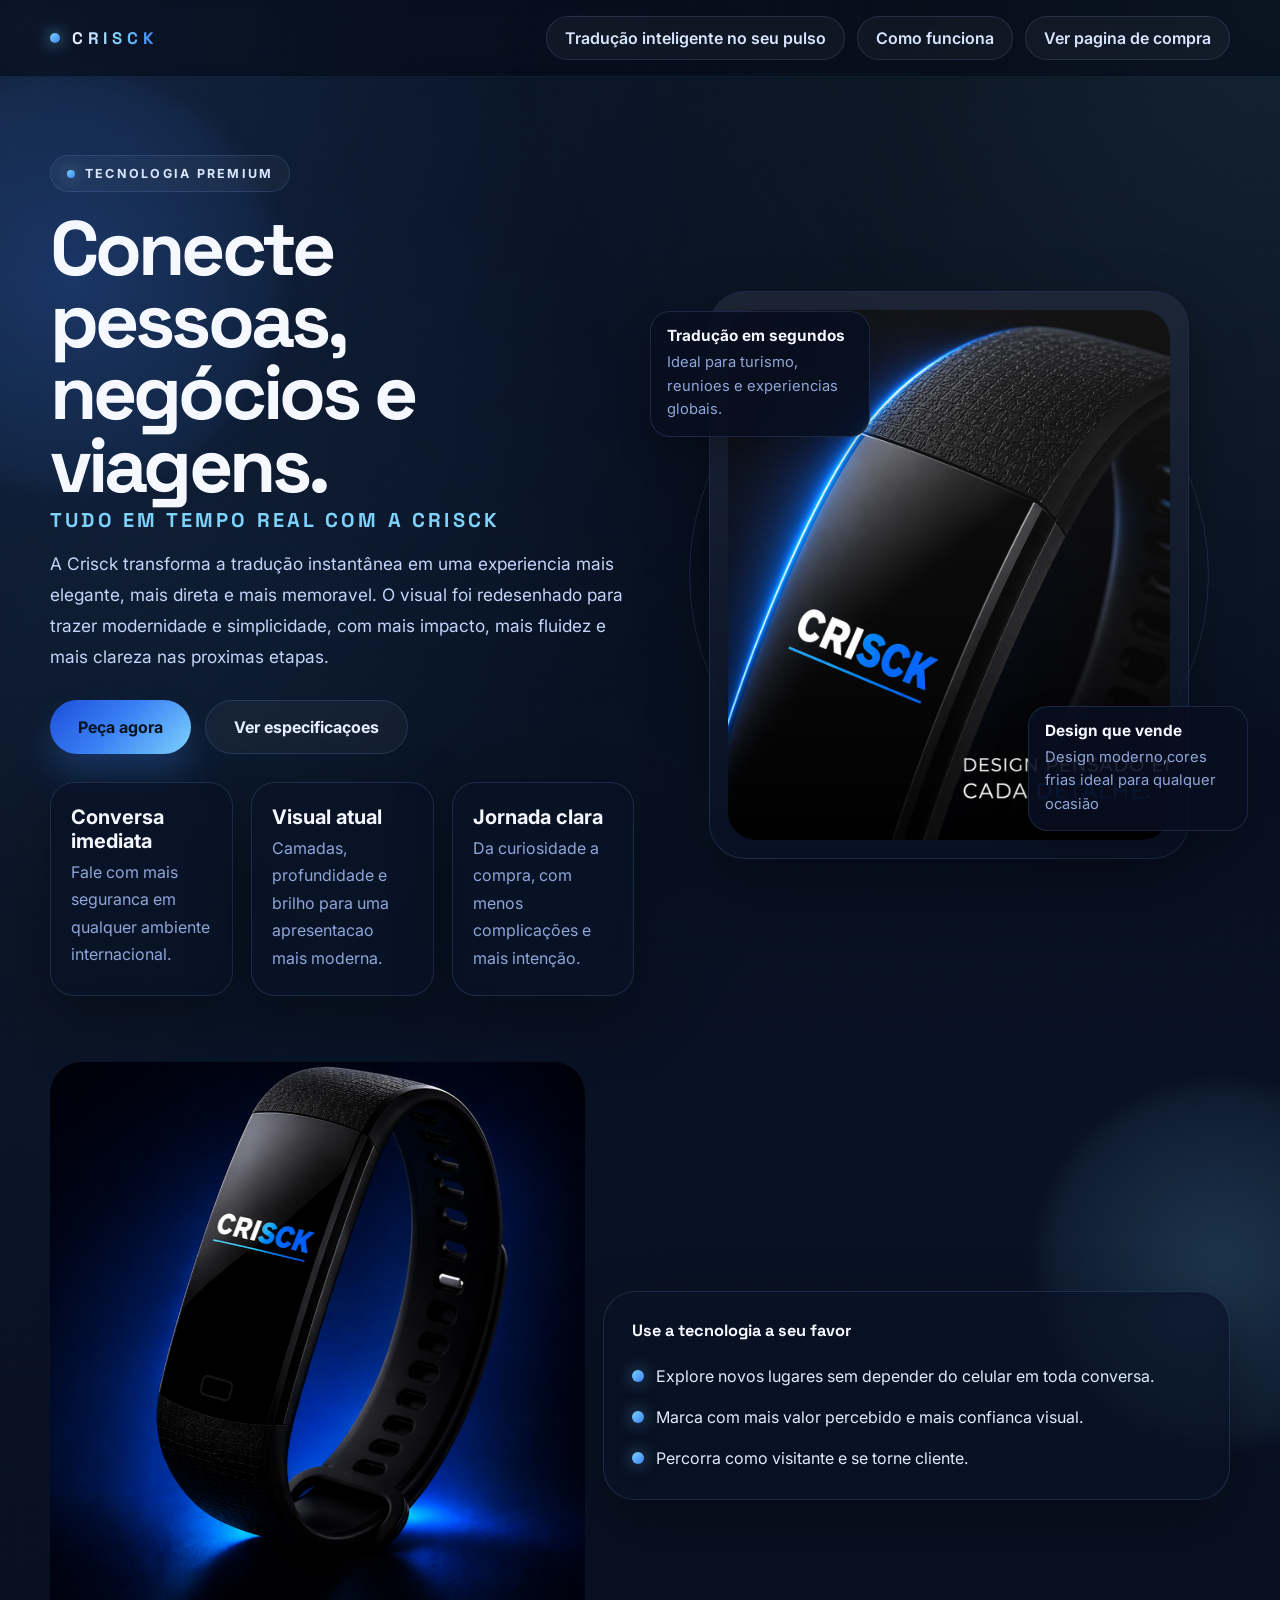
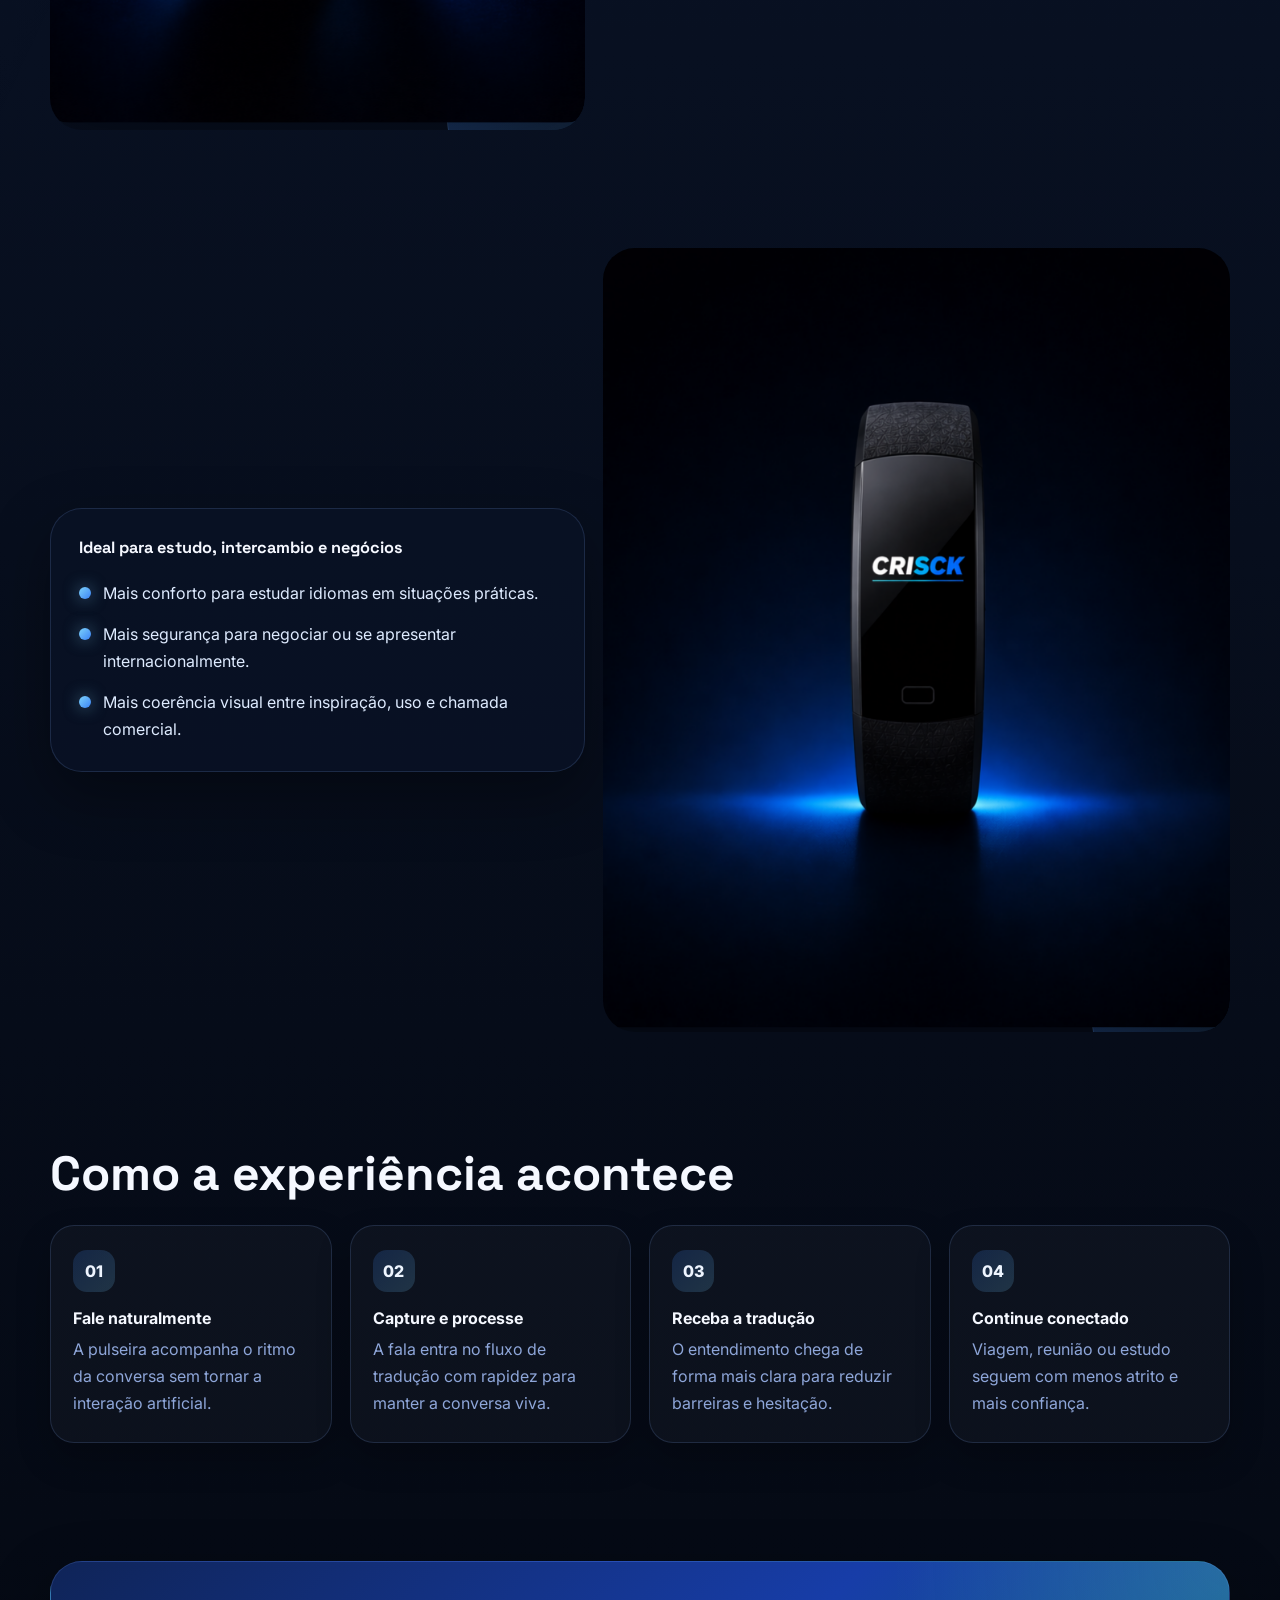
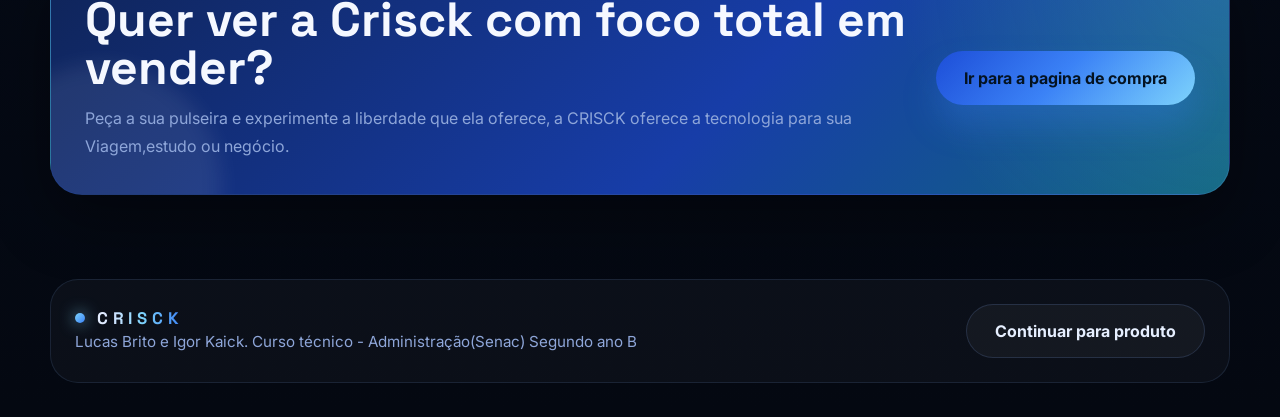
<file: index.html>
<!DOCTYPE html>
<html lang="pt-BR">
<head>
  <meta charset="UTF-8">
  <meta name="viewport" content="width=device-width, initial-scale=1.0">
  <title>Crisck | Tecnologia que traduz o mundo</title>
  <meta name="description" content="Crisck apresenta uma pulseira inteligente com traducao em tempo real em uma experiencia visual moderna e premium.">
  <link rel="icon" type="image/svg+xml" href="favicon.svg">
  <link rel="preconnect" href="https://fonts.googleapis.com">
  <link rel="preconnect" href="https://fonts.gstatic.com" crossorigin>
  <link href="https://fonts.googleapis.com/css2?family=Inter:wght@400;500;600;700;800&family=Space+Grotesk:wght@500;700&display=swap" rel="stylesheet">
  <link rel="stylesheet" href="style.css">
</head>
<body>
  <div class="progress-bar"></div>

  <div class="site-shell">
    <header class="topbar">
      <div class="topbar-inner">
        <a href="index.html" class="brand">CRISCK</a>
        <div class="nav-meta">
          <span class="nav-pill label-only"> Tradução  inteligente no seu pulso</span>
          <a href="#como-funciona" class="nav-pill">Como funciona</a>
          <a href="produto.html" class="nav-pill" data-page-link>Ver pagina de compra</a>
        </div>
      </div>
    </header>

    <main>
      <section class="hero">
        <div class="container">
          <div class="hero-grid">
            <div class="hero-copy reveal">
              <span class="eyebrow">Tecnologia premium</span>
              <h1>Conecte pessoas, negócios e viagens.
                <span class="hero-accent">Tudo em tempo real com a Crisck</span>
              </h1>
              <p>A Crisck transforma a tradução instantânea em uma experiencia mais elegante, mais direta e mais memoravel. O visual foi redesenhado para trazer modernidade e simplicidade, com mais impacto, mais fluidez e mais clareza nas proximas etapas.</p>

              <div class="hero-actions">
                <a href="produto.html" class="btn btn-primary" data-page-link>Peça agora </a>
                <a href="#destaques" class="btn btn-secondary">Ver especificaçoes</a>
              </div>

              <div class="hero-metrics">
                <article class="metric-card" data-tilt>
                  <strong>Conversa imediata</strong>
                  <span>Fale com mais seguranca em qualquer ambiente internacional.</span>
                </article>
                <article class="metric-card" data-tilt>
                  <strong>Visual atual</strong>
                  <span>Camadas, profundidade e brilho para uma apresentacao mais moderna.</span>
                </article>
                <article class="metric-card" data-tilt>
                  <strong>Jornada clara</strong>
                  <span>Da curiosidade a compra, com menos complicações e mais intenção.</span>
                </article>
              </div>
            </div>

            <div class="hero-visual reveal">
              <div class="hero-orbit"></div>
              <div class="image-stack image-stack-hero" data-tilt>
                <img class="primary-shot primary-shot-hero" src="ChatGPT Image 21 de abr. de 2026, 20_36_54.png" alt="Pulseira Crisck em destaque com visual futurista.">
              </div>
              <div class="floating-card top">
                <strong>Tradução em segundos</strong>
                <span>Ideal para turismo, reunioes e experiencias globais.</span>
              </div>
              <div class="floating-card bottom">
                <strong>Design que vende</strong>
                <span>Design moderno,cores frias ideal para qualquer ocasião</span>
              </div>
            </div>
          </div>
        </div>
      </section>

      <section class="section">
        <div class="container">
          <div class="story-grid">
            <div class="story-visual reveal" data-parallax>
              <img src="ChatGPT Image 21 de abr. de 2026, 21_09_41.png" alt="Pessoa usando a tecnologia Crisck em contexto urbano.">
            </div>
            <article class="story-card reveal" data-tilt>
              <h3>Use a tecnologia a seu favor</h3>
              
              <div class="story-points">
                <div class="story-point">Explore novos lugares sem depender do celular em toda conversa.</div>
                <div class="story-point">Marca com mais valor percebido e mais confianca visual.</div>
                <div class="story-point">Percorra como visitante e se torne cliente.</div>
              </div>
            </article>
          </div>
        </div>
      </section>

      <section class="section">
        <div class="container">
          <div class="story-grid">
            <article class="story-card reveal" data-tilt>
              <h3>Ideal para estudo, intercambio e negócios</h3>
             
              <div class="story-points">
                <div class="story-point">Mais conforto para estudar idiomas em situações práticas.</div>
                <div class="story-point">Mais segurança para negociar ou se apresentar internacionalmente.</div>
                <div class="story-point">Mais coerência visual entre inspiração, uso e chamada comercial.</div>
              </div>
            </article>
            <div class="story-visual reveal" data-parallax>
              <img src="ChatGPT Image 21 de abr. de 2026, 21_08_39.png" alt="Aplicacao da Crisck para estudos e intercambio.">
            </div>
          </div>
        </div>
      </section>

      <section class="section" id="como-funciona">
        <div class="container">
          <div class="section-title reveal">
            <h2>Como a experiência acontece</h2>
            
          </div>

          <div class="steps-grid">
            <article class="step-card reveal" data-tilt>
              <span>01</span>
              <strong>Fale naturalmente</strong>
              <p>A pulseira acompanha o ritmo da conversa sem tornar a interação artificial.</p>
            </article>
            <article class="step-card reveal" data-tilt>
              <span>02</span>
              <strong>Capture e processe</strong>
              <p>A fala entra no fluxo de tradução com rapidez para manter a conversa viva.</p>
            </article>
            <article class="step-card reveal" data-tilt>
              <span>03</span>
              <strong>Receba a tradução </strong>
              <p>O entendimento chega de forma mais clara para reduzir barreiras e hesitação.</p>
            </article>
            <article class="step-card reveal" data-tilt>
              <span>04</span>
              <strong>Continue conectado</strong>
              <p>Viagem, reunião ou estudo seguem com menos atrito e mais confiança.</p>
            </article>
          </div>
        </div>
      </section>

      <section class="section">
        <div class="container">
          <div class="cta-banner reveal">
            <div class="cta-banner-content">
              <div>
                <h2>Quer ver a Crisck com foco total em vender?</h2>
                <p>Peça a sua pulseira e experimente a liberdade que ela oferece, a CRISCK oferece a tecnologia para sua Viagem,estudo ou negócio.</p>
              </div>
              <a href="produto.html" class="btn btn-primary" data-page-link>Ir para a pagina de compra</a>
            </div>
          </div>
        </div>
      </section>
    </main>

    <footer class="footer">
      <div class="container">
        <div class="footer-card reveal">
          <div class="footer-grid">
            <div>
              <div class="brand">CRISCK</div>
              <p class="footer-note">Lucas Brito e Igor Kaick. 
                Curso técnico - Administração(Senac)
                Segundo ano B
              </p>
            </div>
            <a href="produto.html" class="btn btn-secondary" data-page-link>Continuar para produto</a>
          </div>
        </div>
      </div>
    </footer>
  </div>

  <script src="script.js"></script>
</body>
</html>
</file>
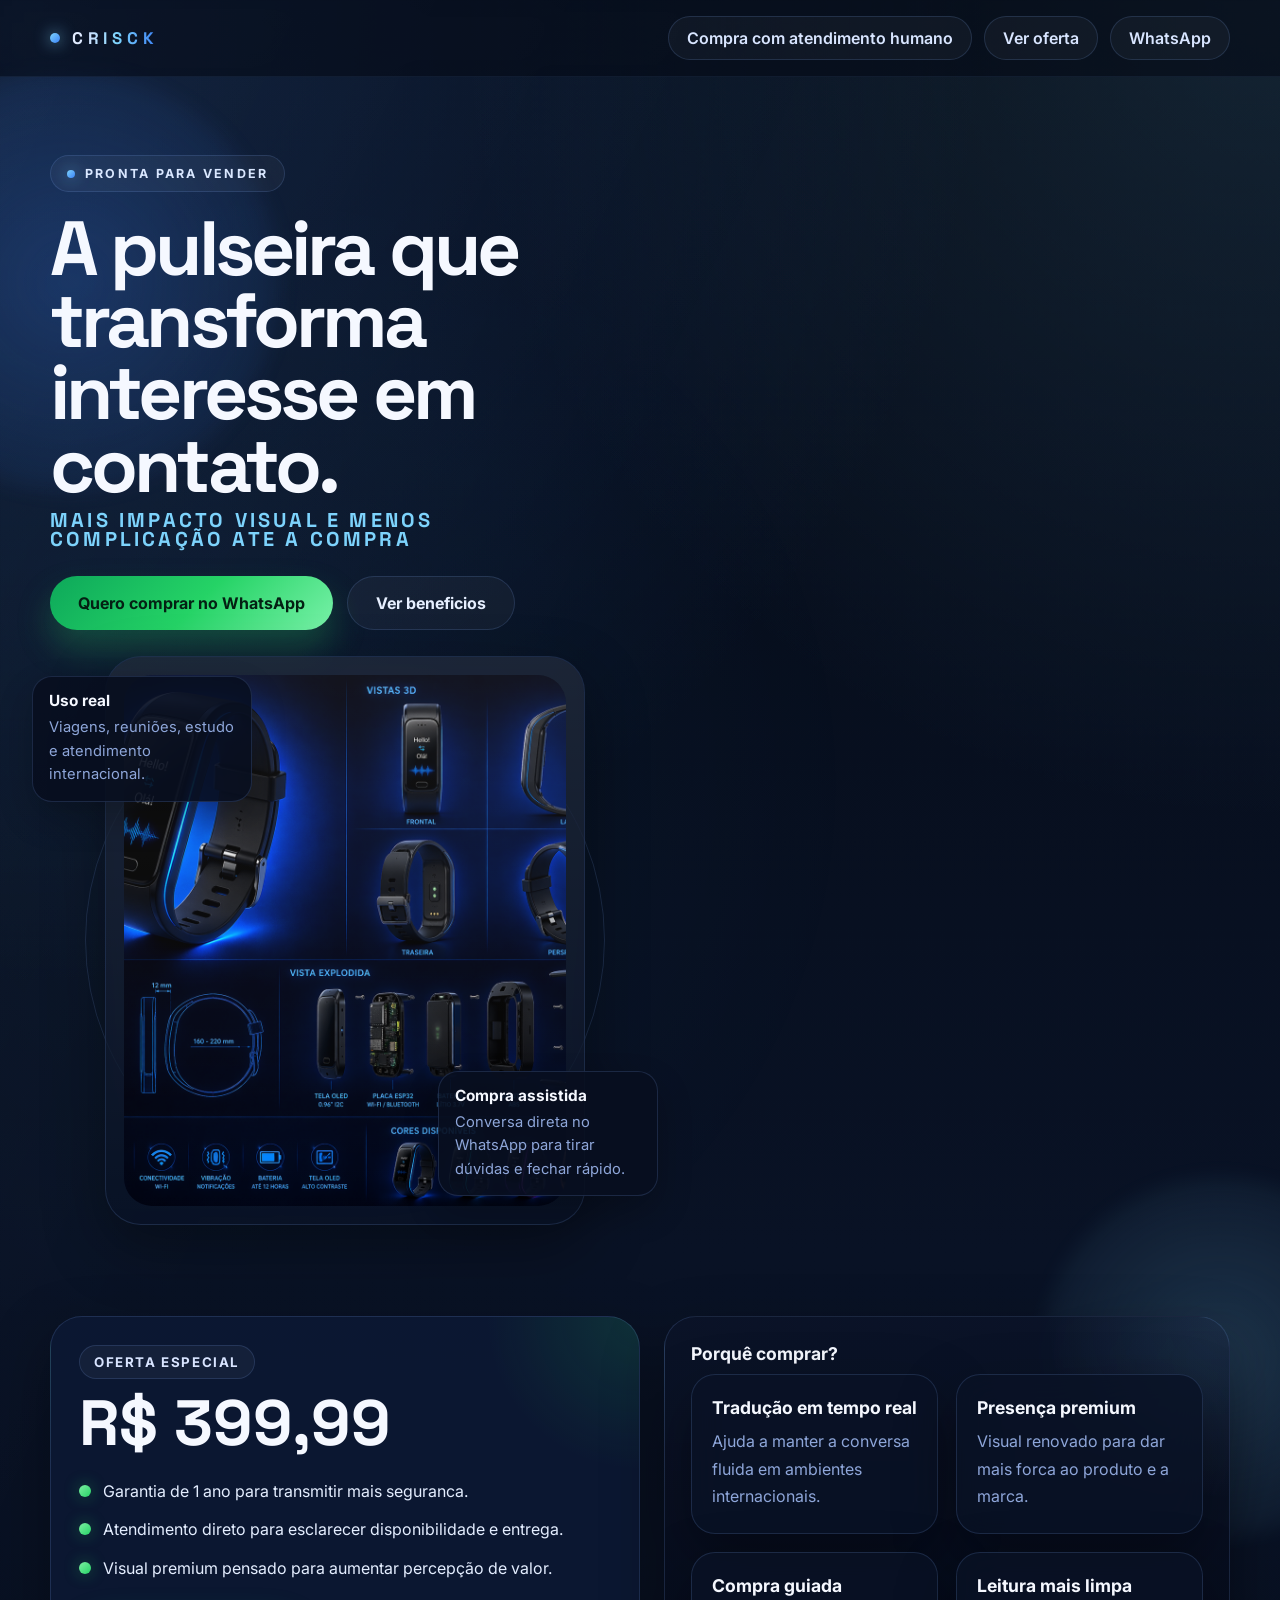
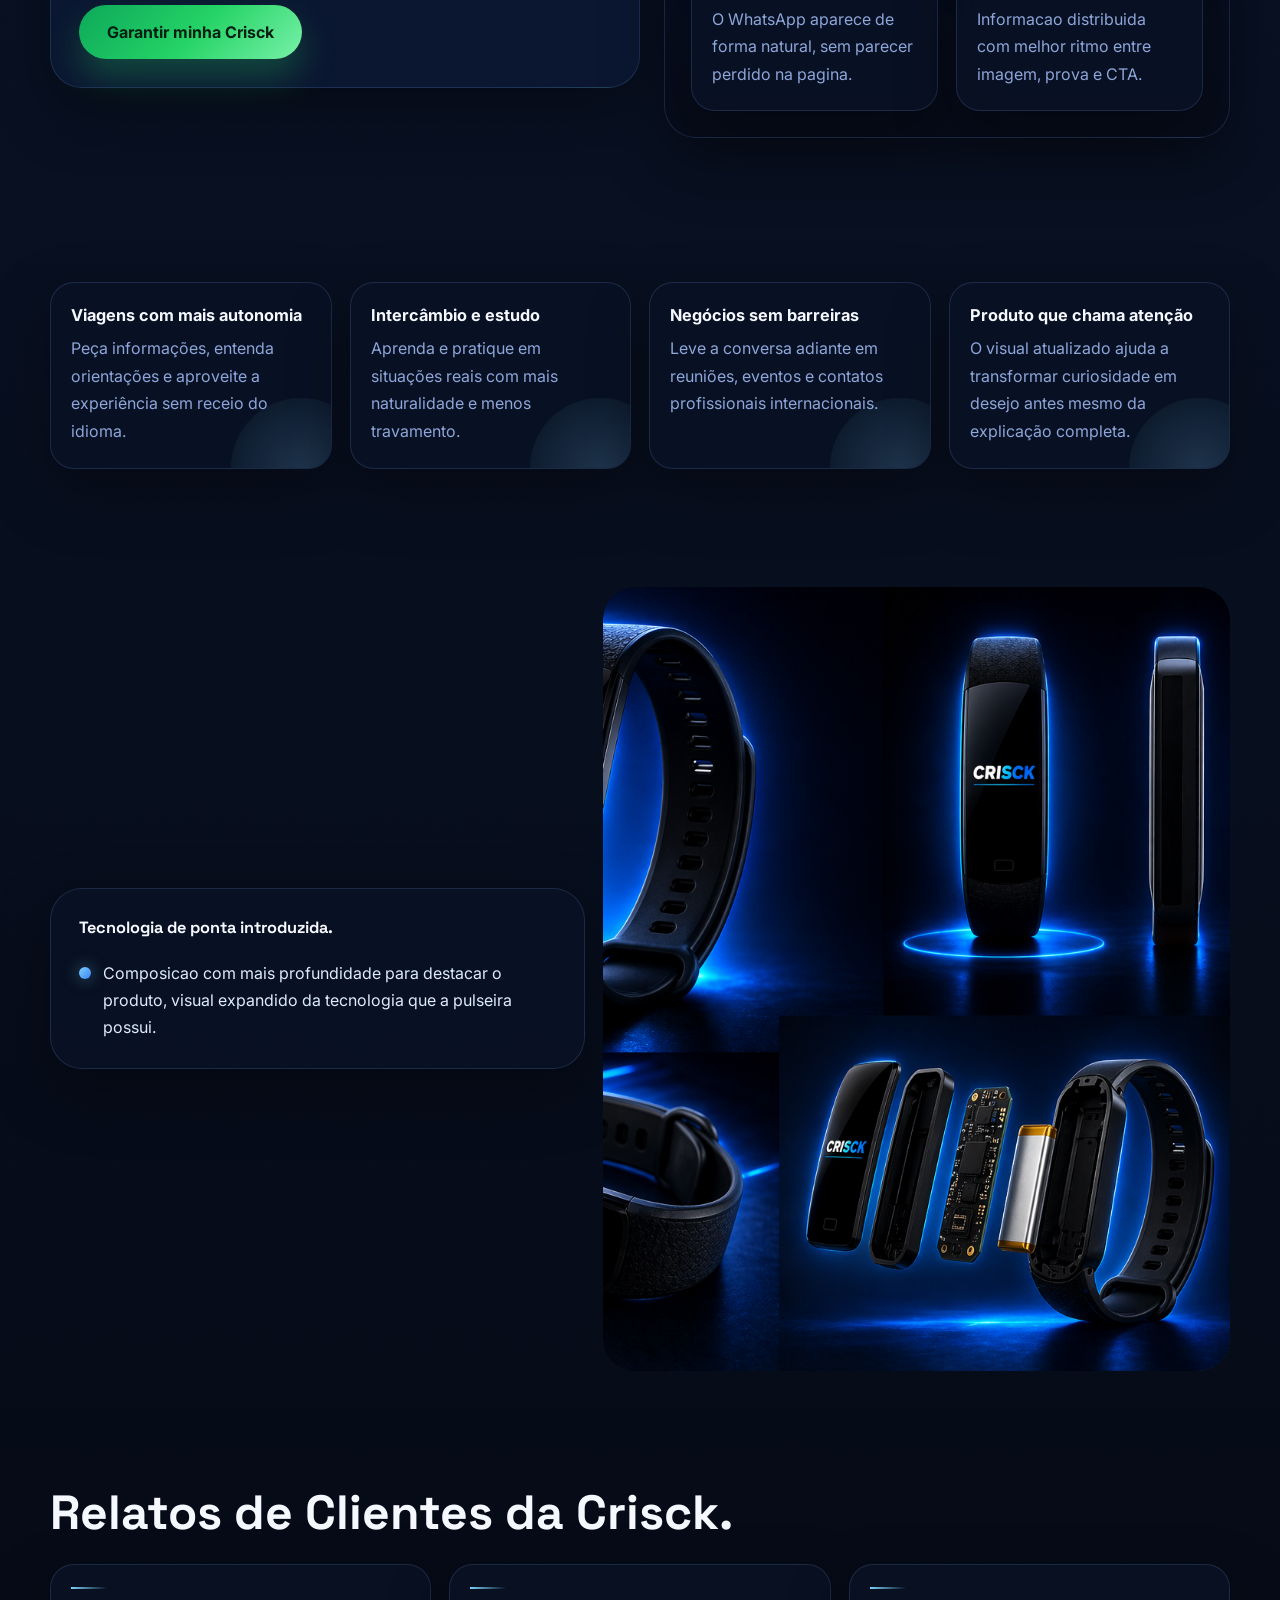
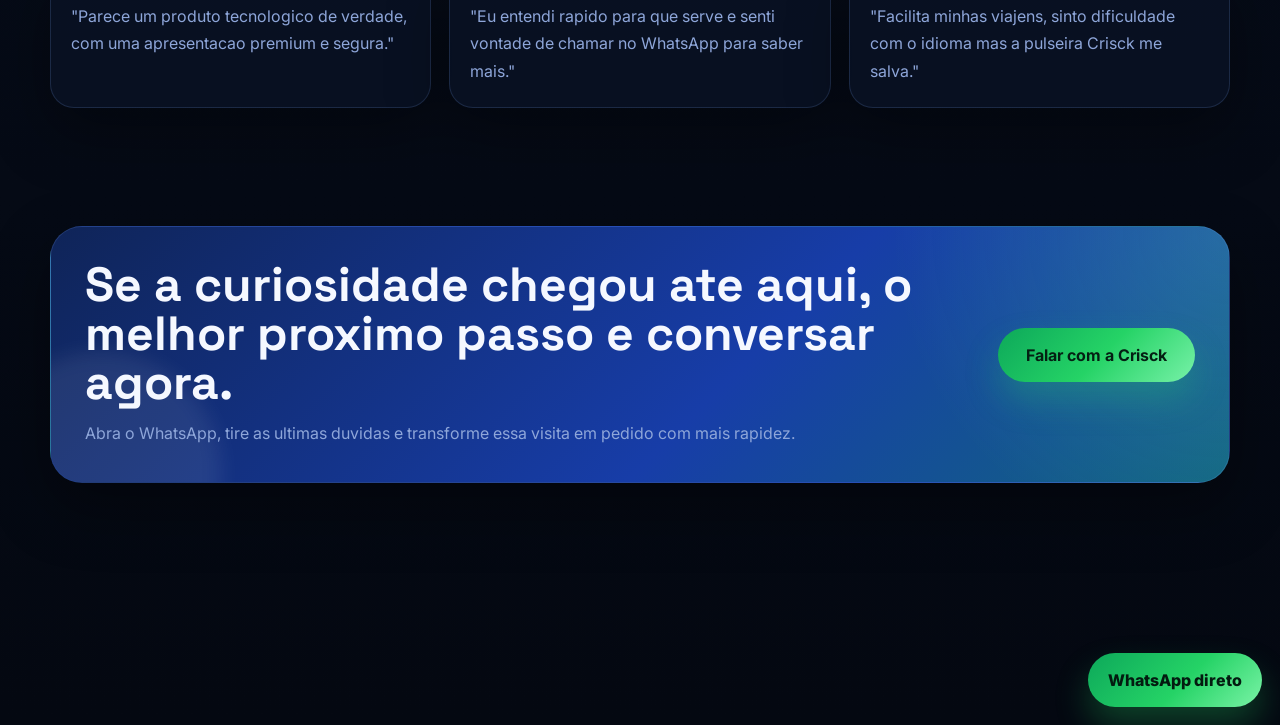
<file: produto.html>
<!DOCTYPE html>
<html lang="pt-BR">
<head>
  <meta charset="UTF-8">
  <meta name="viewport" content="width=device-width, initial-scale=1.0">
  <title>Crisck | Pagina de compra</title>
  <meta name="description" content="Pagina de produto da Crisck com visual premium, beneficios claros e caminho direto para o WhatsApp.">
  <link rel="icon" type="image/svg+xml" href="favicon.svg">
  <link rel="preconnect" href="https://fonts.googleapis.com">
  <link rel="preconnect" href="https://fonts.gstatic.com" crossorigin>
  <link href="https://fonts.googleapis.com/css2?family=Inter:wght@400;500;600;700;800&family=Space+Grotesk:wght@500;700&display=swap" rel="stylesheet">
  <link rel="stylesheet" href="style.css">
</head>
<body>
  <div class="progress-bar"></div>

  <div class="site-shell">
    <header class="topbar">
      <div class="topbar-inner">
        <a href="index.html" class="brand" data-page-link>CRISCK</a>
        <div class="nav-meta">
          <span class="nav-pill label-only">Compra com atendimento humano</span>
          <a href="#oferta" class="nav-pill">Ver oferta</a>
          <a href="https://wa.me/5587991770741?text=Ola%2C%20quero%20comprar%20a%20pulseira%20Crisck." class="nav-pill" target="_blank" rel="noopener noreferrer">WhatsApp</a>
        </div>
      </div>
    </header>

    <main>
      <section class="hero">
        <div class="container">
          <div class="product-layout">
            <div class="hero-copy reveal">
              <span class="eyebrow">Pronta para vender</span>
              <h1>A pulseira que transforma interesse em contato.
                <span class="hero-accent">Mais impacto visual e menos complicação ate a compra</span>
              </h1>
              

              <div class="hero-actions">
                <a href="https://wa.me/5587991770741?text=Ola%2C%20quero%20comprar%20a%20pulseira%20Crisck." class="btn btn-whatsapp" target="_blank" rel="noopener noreferrer">Quero comprar no WhatsApp</a>
                <a href="#beneficios" class="btn btn-secondary">Ver beneficios</a>
              </div>

              

            <div class="hero-visual reveal">
              <div class="hero-orbit"></div>
              <div class="image-stack image-stack-hero" data-tilt>
                <img class="primary-shot primary-shot-hero" src="ChatGPT Image 22 de abr. de 2026, 19_47_18.png" alt="Visual principal da pulseira Crisck em destaque.">
              </div>
              <div class="floating-card top">
                <strong>Uso real</strong>
                <span>Viagens, reuniões, estudo e atendimento internacional.</span>
              </div>
              <div class="floating-card bottom">
                <strong>Compra assistida</strong>
                <span>Conversa direta no WhatsApp para tirar dúvidas e fechar rápido.</span>
              </div>
            </div>
          </div>
        </div>
      </section>

      <section class="section" id="oferta">
        <div class="container">
          <div class="product-layout">
            <article class="price-card reveal" data-tilt>
              <small>Oferta especial</small>
              <strong>R$ 399,99</strong>
              

              <ul class="price-list">
                <li>Garantia de 1 ano para transmitir mais seguranca.</li>
                <li>Atendimento direto para esclarecer disponibilidade e entrega.</li>
                <li>Visual premium pensado para aumentar percepção de valor.</li>
              </ul>

              <a href="https://wa.me/5587991770741?text=Ola%2C%20quero%20comprar%20a%20pulseira%20Crisck." class="btn btn-whatsapp" target="_blank" rel="noopener noreferrer">Garantir minha Crisck</a>
            </article>

            <div class="contact-panel reveal">
              <strong>Porquê comprar?</strong>
              <div class="spec-grid">
                <article class="spec-card" data-tilt>
                  <strong>Tradução em tempo real</strong>
                  <p>Ajuda a manter a conversa fluida em ambientes internacionais.</p>
                </article>
                <article class="spec-card" data-tilt>
                  <strong>Presença premium</strong>
                  <p>Visual renovado para dar mais forca ao produto e a marca.</p>
                </article>
                <article class="spec-card" data-tilt>
                  <strong>Compra guiada</strong>
                  <p>O WhatsApp aparece de forma natural, sem parecer perdido na pagina.</p>
                </article>
                <article class="spec-card" data-tilt>
                  <strong>Leitura mais limpa</strong>
                  <p>Informacao distribuida com melhor ritmo entre imagem, prova e CTA.</p>
                </article>
              </div>
            </div>
          </div>
        </div>
      </section>

      <section class="section" id="beneficios">
        <div class="container">
          <div class="section-title reveal">
           
          </div>

          <div class="feature-grid">
            <article class="feature-card reveal" data-tilt>
              <strong>Viagens com mais autonomia</strong>
              <p>Peça informações, entenda orientações e aproveite a experiência sem receio do idioma.</p>
            </article>
            <article class="feature-card reveal" data-tilt>
              <strong>Intercâmbio e estudo</strong>
              <p>Aprenda e pratique em situações reais com mais naturalidade e menos travamento.</p>
            </article>
            <article class="feature-card reveal" data-tilt>
              <strong>Negócios sem barreiras</strong>
              <p>Leve a conversa adiante em reuniões, eventos e contatos profissionais internacionais.</p>
            </article>
            <article class="feature-card reveal" data-tilt>
              <strong>Produto que chama atenção</strong>
              <p>O visual atualizado ajuda a transformar curiosidade em desejo antes mesmo da explicação completa.</p>
            </article>
          </div>
        </div>
      </section>

      <section class="section">
        <div class="container">
          <div class="story-grid">
            <article class="story-card reveal" data-tilt>
              <h3>Tecnologia de ponta introduzida.</h3>
              
              <div class="story-points">
                <div class="story-point">Composicao com mais profundidade para destacar o produto, visual expandido da tecnologia que a pulseira possui.</div>
              
              </div>
            </article>
            <div class="story-visual reveal">
              <img src="ChatGPT Image 22 de abr. de 2026, 19_18_14.png" alt="Imagem promocional da pulseira Crisck em uso.">
            </div>
          </div>
        </div>
      </section>

      <section class="section">
        <div class="container">
          <div class="section-title reveal">
            <h2>Relatos de Clientes da Crisck.</h2>
            
          </div>

          <div class="testimonials">
            <article class="quote-card reveal" data-tilt>
              <p>"Parece um produto tecnologico de verdade, com uma apresentacao premium e segura."</p>
            </article>
            <article class="quote-card reveal" data-tilt>
              <p>"Eu entendi rapido para que serve e senti vontade de chamar no WhatsApp para saber mais."</p>
            </article>
            <article class="quote-card reveal" data-tilt>
              <p>"Facilita minhas viajens, sinto dificuldade com o idioma mas a pulseira Crisck me salva."</p>
            </article>
          </div>
        </div>
      </section>

      

      <section class="section">
        <div class="container">
          <div class="cta-banner reveal">
            <div class="cta-banner-content">
              <div>
                <h2>Se a curiosidade chegou ate aqui, o melhor proximo passo e conversar agora.</h2>
                <p>Abra o WhatsApp, tire as ultimas duvidas e transforme essa visita em pedido com mais rapidez.</p>
              </div>
              <a href="https://wa.me/5587991770741?text=Ola%2C%20quero%20comprar%20a%20pulseira%20Crisck." class="btn btn-whatsapp" target="_blank" rel="noopener noreferrer">Falar com a Crisck</a>
            </div>
          </div>
        </div>
      </section>
    </main>

    <footer class="footer">
      <div class="container">
        <div class="footer-card reveal">
          <div class="footer-grid">
            <div>
              <div class="brand">CRISCK</div>
              <p class="footer-note">Pagina de compra remodelada com imagem melhor distribuida, secoes finais reorganizadas e um caminho mais moderno ate o contato.</p>
            </div>
            <a href="index.html" class="btn btn-secondary" data-page-link>Voltar para a home</a>
          </div>
        </div>
      </div>
    </footer>
  </div>

  <a href="https://wa.me/5587991770741?text=Ola%2C%20quero%20comprar%20a%20pulseira%20Crisck." class="floating-whatsapp" target="_blank" rel="noopener noreferrer">WhatsApp direto</a>

  <script src="script.js"></script>
</body>
</html>
</file>
<file: style.css>
:root{
  --bg:#07111f;
  --bg-soft:#0d1930;
  --surface:rgba(10, 18, 38, 0.78);
  --surface-strong:rgba(12, 24, 52, 0.92);
  --surface-light:rgba(255,255,255,0.04);
  --line:rgba(134,176,255,0.16);
  --line-strong:rgba(134,176,255,0.3);
  --text:#f5f8ff;
  --muted:#c5d4fb;
  --muted-strong:#8ea6d9;
  --brand:#3b82f6;
  --brand-2:#7dd3fc;
  --brand-3:#38bdf8;
  --accent:#8b5cf6;
  --success:#25d366;
  --shadow:0 24px 60px rgba(0,0,0,0.35);
  --shadow-soft:0 16px 34px rgba(0,0,0,0.22);
  --radius-xl:32px;
  --radius-lg:24px;
  --radius-md:18px;
  --page-width:min(1180px, calc(100% - 32px));
}

*{
  box-sizing:border-box;
  margin:0;
  padding:0;
}

html{
  scroll-behavior:smooth;
}

body{
  font-family:'Inter',sans-serif;
  color:var(--text);
  background:
    radial-gradient(circle at top left, rgba(59,130,246,0.18), transparent 24%),
    radial-gradient(circle at top right, rgba(125,211,252,0.12), transparent 20%),
    linear-gradient(180deg, #050b16 0%, #091225 32%, #040811 100%);
  overflow-x:hidden;
  opacity:0;
  transform:translateY(20px) scale(0.985);
  filter:blur(16px);
  transition:opacity .7s ease, transform .7s ease, filter .7s ease;
}

body.is-ready{
  opacity:1;
  transform:translateY(0) scale(1);
  filter:blur(0);
}

body.is-leaving{
  opacity:0;
  transform:translateY(-18px) scale(1.01);
  filter:blur(12px);
}

body::before{
  content:"";
  position:fixed;
  inset:0;
  pointer-events:none;
  background:
    linear-gradient(115deg, rgba(255,255,255,0.05), transparent 28%),
    radial-gradient(circle at 20% 20%, rgba(56,189,248,0.08), transparent 18%);
  mix-blend-mode:screen;
  opacity:.45;
}

img{
  display:block;
  width:100%;
  max-width:100%;
  height:auto;
}

a{
  color:inherit;
}

.container{
  width:var(--page-width);
  margin:0 auto;
}

.site-shell{
  position:relative;
  isolation:isolate;
}

.site-shell::before,
.site-shell::after{
  content:"";
  position:fixed;
  border-radius:50%;
  filter:blur(10px);
  pointer-events:none;
  z-index:-1;
}

.site-shell::before{
  width:420px;
  height:420px;
  top:72px;
  left:-140px;
  background:radial-gradient(circle, rgba(59,130,246,0.24), rgba(59,130,246,0));
}

.site-shell::after{
  width:360px;
  height:360px;
  right:-120px;
  top:30%;
  background:radial-gradient(circle, rgba(125,211,252,0.18), rgba(125,211,252,0));
}

.progress-bar{
  position:fixed;
  top:0;
  left:0;
  height:3px;
  width:var(--scroll-progress, 0%);
  background:linear-gradient(90deg, var(--brand-2), var(--brand), var(--accent));
  z-index:200;
  box-shadow:0 0 18px rgba(125,211,252,0.6);
}

.topbar{
  position:sticky;
  top:0;
  z-index:120;
  backdrop-filter:blur(18px);
  background:rgba(5, 10, 21, 0.58);
  border-bottom:1px solid rgba(134,176,255,0.08);
}

.topbar-inner{
  width:var(--page-width);
  margin:0 auto;
  padding:16px 0;
  display:flex;
  align-items:center;
  justify-content:space-between;
  gap:16px;
}

.brand{
  display:inline-flex;
  align-items:center;
  gap:12px;
  text-decoration:none;
  font-family:'Space Grotesk',sans-serif;
  font-size:1.05rem;
  font-weight:700;
  letter-spacing:.28em;
  text-transform:uppercase;
  background:linear-gradient(90deg, #ffffff 0%, #d6e4ff 34%, #7dd3fc 62%, #3b82f6 100%);
  -webkit-background-clip:text;
  -webkit-text-fill-color:transparent;
}

.brand::before{
  content:"";
  width:10px;
  height:10px;
  border-radius:50%;
  background:linear-gradient(135deg, var(--brand-2), var(--brand));
  box-shadow:0 0 16px rgba(125,211,252,0.85);
}

.nav-meta{
  display:flex;
  align-items:center;
  gap:12px;
  flex-wrap:wrap;
}

.nav-pill{
  display:inline-flex;
  align-items:center;
  justify-content:center;
  min-height:44px;
  padding:0 18px;
  border-radius:999px;
  border:1px solid var(--line);
  background:rgba(255,255,255,0.04);
  color:#d8e5ff;
  text-decoration:none;
  font-weight:600;
  transition:transform .18s ease, border-color .18s ease, box-shadow .18s ease;
}

.nav-pill:hover{
  transform:translateY(-2px);
  border-color:var(--line-strong);
  box-shadow:0 0 24px rgba(59,130,246,0.16);
}

.hero{
  position:relative;
  padding:78px 0 32px;
}

.hero-grid{
  display:grid;
  grid-template-columns:minmax(0, 1.02fr) minmax(0, .98fr);
  gap:34px;
  align-items:center;
}

.eyebrow{
  display:inline-flex;
  align-items:center;
  gap:10px;
  padding:10px 16px;
  margin-bottom:20px;
  border-radius:999px;
  border:1px solid rgba(134,176,255,0.16);
  background:rgba(255,255,255,0.04);
  color:#d9e7ff;
  font-size:.78rem;
  font-weight:700;
  letter-spacing:.18em;
  text-transform:uppercase;
}

.eyebrow::before{
  content:"";
  width:8px;
  height:8px;
  border-radius:50%;
  background:linear-gradient(135deg, var(--brand-2), var(--brand));
  box-shadow:0 0 16px rgba(125,211,252,0.7);
}

.hero-copy h1,
.section-title h2,
.cta-banner h2,
.price-card strong,
.story-card h3{
  font-family:'Space Grotesk',sans-serif;
}

.hero-copy h1{
  font-size:clamp(2.8rem, 6vw, 5.2rem);
  line-height:.94;
  letter-spacing:-.05em;
  margin-bottom:18px;
  max-width:11ch;
}

.hero-copy p{
  max-width:60ch;
  color:var(--muted);
  font-size:1.08rem;
  line-height:1.8;
}

.hero-accent{
  display:block;
  margin-top:10px;
  color:var(--brand-2);
  font-size:clamp(1rem, 1.8vw, 1.25rem);
  letter-spacing:.16em;
  text-transform:uppercase;
}

.hero-actions,
.cta-actions{
  display:flex;
  flex-wrap:wrap;
  gap:14px;
  margin-top:28px;
}

.btn{
  display:inline-flex;
  align-items:center;
  justify-content:center;
  min-height:54px;
  padding:15px 28px;
  border-radius:999px;
  text-decoration:none;
  font-weight:700;
  transition:transform .18s ease, box-shadow .18s ease, border-color .18s ease;
}

.btn-primary{
  background:linear-gradient(135deg, #1d4ed8 0%, #3b82f6 48%, #7dd3fc 100%);
  color:#041322;
  box-shadow:0 20px 34px rgba(59,130,246,0.26);
}

.btn-primary:hover{
  transform:translateY(-2px);
  box-shadow:0 0 28px rgba(59,130,246,0.35);
}

.btn-secondary{
  background:rgba(255,255,255,0.04);
  border:1px solid var(--line);
  color:#e6efff;
}

.btn-secondary:hover{
  transform:translateY(-2px);
  border-color:var(--line-strong);
  box-shadow:0 0 22px rgba(59,130,246,0.12);
}

.btn-whatsapp{
  background:linear-gradient(135deg, #0da85a 0%, var(--success) 52%, #78f1a8 100%);
  color:#042013;
  box-shadow:0 18px 34px rgba(37,211,102,0.26);
}

.btn-whatsapp:hover{
  transform:translateY(-2px);
  box-shadow:0 0 28px rgba(37,211,102,0.36);
}

.hero-metrics,
.story-grid,
.spec-grid,
.mini-grid,
.testimonials,
.footer-grid{
  display:grid;
  gap:18px;
}

.hero-metrics{
  grid-template-columns:repeat(3, minmax(0, 1fr));
  margin-top:28px;
}

.metric-card,
.glass-card,
.feature-card,
.story-card,
.spec-card,
.mini-card,
.quote-card,
.contact-panel,
.cta-banner,
.image-stack{
  background:var(--surface);
  border:1px solid var(--line);
  box-shadow:var(--shadow);
  backdrop-filter:blur(16px);
}

.metric-card,
.feature-card,
.story-card,
.spec-card,
.mini-card,
.quote-card{
  border-radius:var(--radius-lg);
  padding:22px 20px;
}

.metric-card strong{
  display:block;
  margin-bottom:6px;
  font-size:1.25rem;
}

.metric-card span,
.feature-card p,
.story-card p,
.spec-card p,
.mini-card p,
.quote-card p,
.section-title p,
.contact-panel p,
.cta-banner p,
.footer-note{
  color:var(--muted-strong);
  line-height:1.72;
}

.hero-visual{
  position:relative;
  min-height:620px;
  display:flex;
  align-items:center;
  justify-content:center;
}

.hero-orbit,
.hero-orbit::before,
.hero-orbit::after{
  position:absolute;
  border-radius:50%;
}

.hero-orbit{
  width:520px;
  height:520px;
  border:1px solid rgba(134,176,255,0.16);
  animation:spin 22s linear infinite;
}

.hero-orbit::before{
  content:"";
  inset:42px;
  border:1px dashed rgba(125,211,252,0.18);
}

.hero-orbit::after{
  content:"";
  inset:102px;
  background:radial-gradient(circle, rgba(59,130,246,0.18), rgba(59,130,246,0));
  filter:blur(8px);
  animation:drift 8s ease-in-out infinite;
}

.image-stack{
  position:relative;
  width:min(100%, 480px);
  padding:18px;
  border-radius:36px;
  overflow:hidden;
}

.image-stack::before{
  content:"";
  position:absolute;
  inset:0;
  background:linear-gradient(180deg, rgba(255,255,255,0.08), rgba(255,255,255,0));
  pointer-events:none;
}

.primary-shot{
  aspect-ratio:5/6;
  object-fit:cover;
  border-radius:28px;
}

.primary-shot-hero{
  width:100%;
}

.floating-card{
  position:absolute;
  max-width:220px;
  padding:14px 16px;
  border-radius:20px;
  background:rgba(8,15,32,0.9);
  border:1px solid rgba(134,176,255,0.16);
  box-shadow:var(--shadow-soft);
  animation:float 5s ease-in-out infinite;
}

.floating-card strong{
  display:block;
  margin-bottom:6px;
  font-size:.96rem;
}

.floating-card span{
  color:var(--muted-strong);
  font-size:.92rem;
  line-height:1.6;
}

.floating-card.top{
  left:-18px;
  top:46px;
}

.floating-card.bottom{
  right:-18px;
  bottom:54px;
  animation-delay:1.2s;
}

.section{
  padding:34px 0 84px;
}

.section-title{
  max-width:720px;
  margin-bottom:26px;
}

.section-title h2{
  font-size:clamp(2rem, 4vw, 3rem);
  line-height:1.02;
  margin-bottom:12px;
}

.feature-grid{
  display:grid;
  grid-template-columns:repeat(4, minmax(0, 1fr));
  gap:18px;
}

.feature-card{
  position:relative;
  overflow:hidden;
}

.feature-card::after{
  content:"";
  position:absolute;
  inset:auto -40px -70px auto;
  width:140px;
  height:140px;
  border-radius:50%;
  background:radial-gradient(circle, rgba(125,211,252,0.18), rgba(125,211,252,0));
  pointer-events:none;
}

.feature-card strong,
.story-card h3,
.spec-card strong,
.mini-card strong{
  display:block;
  margin-bottom:10px;
  font-size:1.02rem;
}

.story-grid{
  grid-template-columns:minmax(0, .92fr) minmax(0, 1.08fr);
  align-items:center;
}

.story-visual{
  position:relative;
  overflow:hidden;
  border-radius:var(--radius-xl);
}

.story-visual img{
  aspect-ratio:4/5;
  object-fit:cover;
  border-radius:var(--radius-xl);
  box-shadow:var(--shadow);
}

.story-visual[data-parallax] img{
  transform:translateY(var(--parallax-shift, 0px)) scale(1.05);
  transition:transform .16s linear;
  will-change:transform;
}

.story-visual::after{
  content:"";
  position:absolute;
  inset:auto -24px -24px auto;
  width:160px;
  height:160px;
  border-radius:32px;
  background:linear-gradient(135deg, rgba(59,130,246,0.42), rgba(125,211,252,0.1));
  border:1px solid rgba(134,176,255,0.16);
  z-index:-1;
}

.story-card{
  padding:28px;
  border-radius:var(--radius-xl);
}

.story-points{
  display:grid;
  gap:14px;
  margin-top:22px;
}

.story-point{
  display:flex;
  gap:12px;
  color:#deebff;
  line-height:1.68;
}

.story-point::before{
  content:"";
  width:12px;
  height:12px;
  margin-top:7px;
  flex:0 0 12px;
  border-radius:50%;
  background:linear-gradient(135deg, var(--brand-2), var(--brand));
  box-shadow:0 0 16px rgba(125,211,252,0.5);
}

.steps-grid{
  display:grid;
  grid-template-columns:repeat(4, minmax(0, 1fr));
  gap:18px;
}

.step-card{
  position:relative;
  padding:24px 22px;
  border-radius:var(--radius-lg);
  background:rgba(255,255,255,0.03);
  border:1px solid var(--line);
  box-shadow:var(--shadow-soft);
}

.step-card span{
  display:inline-flex;
  align-items:center;
  justify-content:center;
  width:42px;
  height:42px;
  margin-bottom:16px;
  border-radius:14px;
  background:linear-gradient(135deg, rgba(59,130,246,0.18), rgba(125,211,252,0.18));
  color:#eef5ff;
  font-weight:800;
}

.step-card strong{
  display:block;
  margin-bottom:8px;
}

.step-card p{
  color:var(--muted-strong);
  line-height:1.7;
}

.cta-banner{
  position:relative;
  overflow:hidden;
  padding:34px;
  border-radius:var(--radius-xl);
  background:
    radial-gradient(circle at top right, rgba(125,211,252,0.18), transparent 28%),
    linear-gradient(135deg, #0f2458 0%, #173da8 58%, #11667f 100%);
}

.cta-banner::before{
  content:"";
  position:absolute;
  width:240px;
  height:240px;
  border-radius:50%;
  left:-70px;
  bottom:-110px;
  background:rgba(255,255,255,0.08);
  filter:blur(10px);
}

.cta-banner-content{
  position:relative;
  z-index:1;
  display:grid;
  grid-template-columns:minmax(0, 1fr) auto;
  gap:24px;
  align-items:center;
}

.cta-banner h2{
  font-size:clamp(2rem, 4vw, 3rem);
  line-height:1.02;
  margin-bottom:12px;
}

.product-layout{
  display:grid;
  grid-template-columns:minmax(0, 1.02fr) minmax(0, .98fr);
  gap:24px;
  align-items:start;
}

.price-card{
  position:relative;
  padding:28px;
  border-radius:var(--radius-xl);
  background:
    radial-gradient(circle at top right, rgba(37,211,102,0.14), transparent 22%),
    var(--surface-strong);
  border:1px solid var(--line);
  box-shadow:var(--shadow);
}

.price-card small,
.tag-line{
  display:inline-flex;
  align-items:center;
  gap:10px;
  margin-bottom:14px;
  padding:8px 14px;
  border-radius:999px;
  border:1px solid rgba(134,176,255,0.16);
  background:rgba(255,255,255,0.04);
  color:#d8e4ff;
  font-weight:700;
  letter-spacing:.12em;
  text-transform:uppercase;
}

.price-card strong{
  display:block;
  margin-bottom:10px;
  font-size:clamp(2.6rem, 5vw, 4rem);
  line-height:.94;
}

.price-card p{
  color:var(--muted);
  line-height:1.74;
}

.price-list{
  display:grid;
  gap:12px;
  margin:24px 0;
}

.price-list li{
  list-style:none;
  display:flex;
  gap:12px;
  color:#e4eeff;
  line-height:1.66;
}

.price-list li::before{
  content:"";
  width:12px;
  height:12px;
  margin-top:7px;
  flex:0 0 12px;
  border-radius:50%;
  background:linear-gradient(135deg, #7ef0a3, #25d366);
  box-shadow:0 0 16px rgba(37,211,102,0.4);
}

.spec-grid{
  grid-template-columns:repeat(2, minmax(0, 1fr));
}

.mini-grid{
  grid-template-columns:repeat(3, minmax(0, 1fr));
}

.testimonials{
  grid-template-columns:repeat(3, minmax(0, 1fr));
}

.quote-card{
  position:relative;
}

.quote-card::before{
  content:"";
  display:block;
  width:36px;
  height:2px;
  margin-bottom:14px;
  background:linear-gradient(90deg, var(--brand-2), transparent);
}

.contact-panel{
  padding:26px;
  border-radius:var(--radius-xl);
  background:
    radial-gradient(circle at top right, rgba(125,211,252,0.12), transparent 26%),
    linear-gradient(180deg, rgba(11,19,40,0.92), rgba(6,12,26,0.98));
}

.contact-panel strong{
  display:block;
  margin-bottom:10px;
  font-size:1.1rem;
}

.footer{
  padding:0 0 34px;
}

.footer-card{
  padding:24px;
  border-radius:28px;
  background:rgba(255,255,255,0.03);
  border:1px solid rgba(134,176,255,0.12);
}

.footer-grid{
  grid-template-columns:minmax(0, 1fr) auto;
  align-items:center;
}

.footer-note{
  font-size:.95rem;
}

.floating-whatsapp{
  position:fixed;
  right:18px;
  bottom:18px;
  z-index:140;
  display:inline-flex;
  align-items:center;
  justify-content:center;
  min-height:54px;
  padding:0 20px;
  border-radius:999px;
  background:linear-gradient(135deg, #0da85a 0%, var(--success) 55%, #7af3a6 100%);
  color:#031b10;
  text-decoration:none;
  font-weight:800;
  box-shadow:0 18px 34px rgba(37,211,102,0.28);
  animation:float 3.5s ease-in-out infinite;
}

.reveal{
  opacity:0;
  transform:translateY(34px);
  transition:opacity .8s ease, transform .8s ease;
}

.reveal.is-visible{
  opacity:1;
  transform:translateY(0);
}

[data-tilt]{
  transform-style:preserve-3d;
  transition:transform .22s ease, box-shadow .22s ease, border-color .22s ease;
}

[data-tilt].is-tilting{
  box-shadow:0 28px 60px rgba(0,0,0,0.34);
  border-color:rgba(134,176,255,0.28);
}

@keyframes spin{
  from{transform:rotate(0deg);}
  to{transform:rotate(360deg);}
}

@keyframes drift{
  0%,100%{transform:scale(1);}
  50%{transform:scale(1.08);}
}

@keyframes float{
  0%,100%{transform:translateY(0);}
  50%{transform:translateY(-8px);}
}

@media (max-width: 1080px){
  .hero-grid,
  .story-grid,
  .product-layout,
  .cta-banner-content{
    grid-template-columns:1fr;
  }

  .hero-copy h1{
    max-width:100%;
  }

  .hero-metrics,
  .feature-grid{
    grid-template-columns:repeat(2, minmax(0, 1fr));
  }

  .steps-grid,
  .testimonials{
    grid-template-columns:repeat(2, minmax(0, 1fr));
  }

  .hero-visual{
    min-height:520px;
  }
}

@media (max-width: 760px){
  :root{
    --page-width:min(100% - 24px, 1180px);
  }

  .topbar-inner{
    padding:12px 0;
    flex-direction:column;
    align-items:stretch;
    gap:12px;
  }

  .nav-meta{
    width:100%;
    gap:10px;
    display:grid;
    grid-template-columns:repeat(2, minmax(0, 1fr));
  }

  .nav-pill.label-only{
    display:none;
  }

  .brand{
    justify-content:center;
    width:100%;
    font-size:1rem;
    letter-spacing:.22em;
  }

  .nav-pill{
    width:100%;
    min-height:42px;
    padding:0 14px;
    font-size:.92rem;
    text-align:center;
  }

  .hero{
    padding:38px 0 24px;
  }

  .hero-copy h1{
    font-size:clamp(2.35rem, 12vw, 3.6rem);
  }

  .hero-copy p{
    font-size:1rem;
  }

  .hero-metrics,
  .feature-grid,
  .steps-grid,
  .spec-grid,
  .mini-grid,
  .testimonials,
  .footer-grid{
    grid-template-columns:1fr;
  }

  .hero-actions .btn,
  .cta-actions .btn,
  .cta-banner .btn,
  .price-card .btn{
    width:100%;
  }

  .hero-visual{
    width:min(100vw - 8px, 620px);
    min-height:auto;
    margin:0 auto;
    display:flex;
    flex-direction:column;
    align-items:center;
    justify-content:flex-start;
    gap:10px;
  }

  .hero-orbit{
    width:470px;
    height:470px;
  }

  .image-stack{
    width:min(100%, 360px);
    padding:12px;
    border-radius:28px;
  }

  .image-stack-hero{
    width:min(100vw - 12px, 620px);
    padding:8px;
    border-radius:30px;
    order:1;
  }

  .primary-shot{
    aspect-ratio:4/5.3;
  }

  .primary-shot-hero{
    aspect-ratio:1/1.08;
    min-height:500px;
    border-radius:24px;
  }

  .hero-visual .floating-card{
    position:relative;
    inset:auto;
    width:min(100%, 340px);
    max-width:340px;
    margin:0 auto;
    text-align:center;
  }

  .hero-visual .floating-card.top{
    order:2;
  }

  .hero-visual .floating-card.bottom{
    order:3;
  }

  .story-visual{
    width:min(100%, 320px);
    margin:0 auto;
  }

  .story-visual img{
    aspect-ratio:4/5.4;
  }

  .floating-card{
    position:static;
    width:min(100%, 320px);
    max-width:320px;
    margin:0 auto;
    text-align:center;
  }

  .story-card,
  .price-card,
  .contact-panel,
  .cta-banner,
  .footer-card{
    padding:22px 18px;
    border-radius:24px;
  }

  .floating-whatsapp{
    left:12px;
    right:12px;
    bottom:12px;
  }
}
</file>
